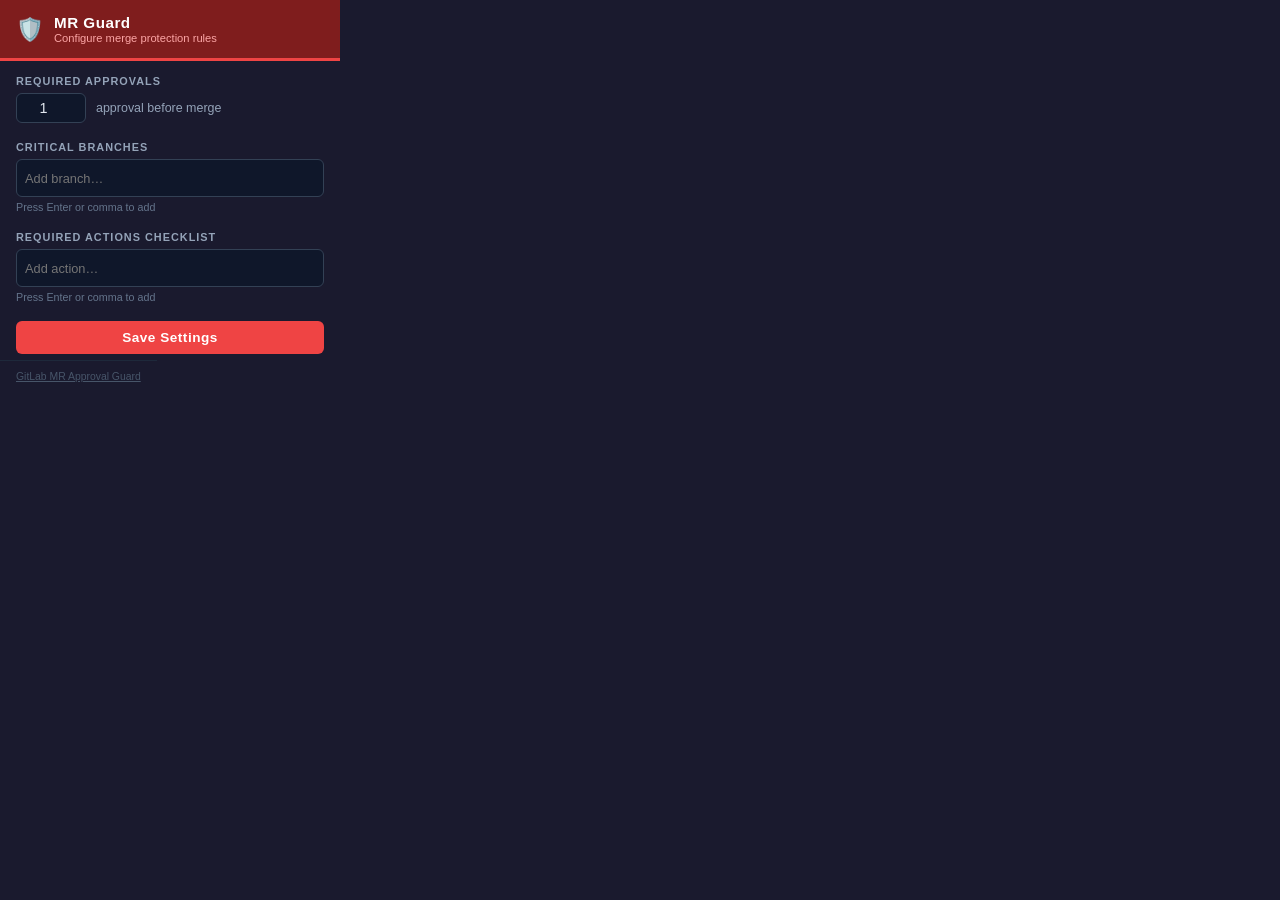
<file: popup.html>
<!DOCTYPE html>
<html lang="en">
<head>
  <meta charset="UTF-8" />
  <meta name="viewport" content="width=device-width, initial-scale=1.0" />
  <title>MR Guard Settings</title>
  <style>
    *, *::before, *::after { box-sizing: border-box; margin: 0; padding: 0; }

    body {
      width: 340px;
      font-family: -apple-system, BlinkMacSystemFont, "Segoe UI", Roboto, "Helvetica Neue", Arial, sans-serif;
      background: #1a1a2e;
      color: #e2e8f0;
      font-size: 13px;
    }

    header {
      background: #7f1d1d;
      padding: 14px 16px;
      display: flex;
      align-items: center;
      gap: 10px;
      border-bottom: 3px solid #ef4444;
    }

    header .logo { font-size: 1.4rem; }

    header h1 {
      font-size: 0.95rem;
      font-weight: 700;
      letter-spacing: 0.5px;
      color: #fff;
    }

    header p {
      font-size: 0.7rem;
      color: #fca5a5;
      margin-top: 1px;
    }

    main { padding: 14px 16px; display: flex; flex-direction: column; gap: 18px; }

    .section-label {
      font-size: 0.68rem;
      font-weight: 700;
      letter-spacing: 1px;
      text-transform: uppercase;
      color: #94a3b8;
      margin-bottom: 6px;
    }

    /* Number input */
    .number-row {
      display: flex;
      align-items: center;
      gap: 10px;
    }

    .number-row input[type="number"] {
      width: 70px;
      padding: 6px 8px;
      background: #0f172a;
      border: 1px solid #334155;
      border-radius: 6px;
      color: #e2e8f0;
      font-size: 0.9rem;
      text-align: center;
      outline: none;
    }

    .number-row input[type="number"]:focus { border-color: #ef4444; }

    /* Tag input */
    .tag-box {
      background: #0f172a;
      border: 1px solid #334155;
      border-radius: 6px;
      padding: 6px 8px;
      display: flex;
      flex-wrap: wrap;
      gap: 5px;
      min-height: 38px;
      cursor: text;
      transition: border-color 0.15s;
    }

    .tag-box:focus-within { border-color: #ef4444; }

    .tag {
      display: inline-flex;
      align-items: center;
      gap: 4px;
      background: #7f1d1d;
      color: #fca5a5;
      border-radius: 4px;
      padding: 2px 7px;
      font-size: 0.75rem;
      font-weight: 600;
    }

    .tag button {
      background: none;
      border: none;
      color: #fca5a5;
      cursor: pointer;
      font-size: 0.85rem;
      line-height: 1;
      padding: 0 1px;
      opacity: 0.7;
      transition: opacity 0.1s;
    }

    .tag button:hover { opacity: 1; }

    .tag-input {
      border: none;
      outline: none;
      background: transparent;
      color: #e2e8f0;
      font-size: 0.8rem;
      flex: 1;
      min-width: 90px;
    }

    .tag-hint {
      font-size: 0.67rem;
      color: #64748b;
      margin-top: 4px;
    }

    /* Save button */
    .btn-save {
      width: 100%;
      padding: 9px;
      background: #ef4444;
      color: #fff;
      border: none;
      border-radius: 6px;
      font-size: 0.85rem;
      font-weight: 700;
      cursor: pointer;
      letter-spacing: 0.5px;
      transition: background 0.15s;
    }

    .btn-save:hover { background: #dc2626; }

    /* Toast */
    #toast {
      display: none;
      background: #166534;
      color: #bbf7d0;
      border-radius: 6px;
      padding: 8px 12px;
      font-size: 0.78rem;
      font-weight: 600;
      text-align: center;
    }

    footer a {
      
      padding: 10px 16px;
      border-top: 1px solid #1e293b;
      text-align: center;
      font-size: 0.65rem;
      color: #475569;
    }
  </style>
</head>
<body>
  <header>
    <div class="logo">🛡️</div>
    <div>
      <h1>MR Guard</h1>
      <p>Configure merge protection rules</p>
    </div>
  </header>

  <main>
    <!-- Required Approvals -->
    <div>
      <div class="section-label">Required Approvals</div>
      <div class="number-row">
        <input type="number" id="required-approvals" min="1" max="99" value="1" />
        <span id="approvals-label" style="color:#94a3b8; font-size:0.78rem;">approval before merge</span>
      </div>
    </div>

    <!-- Critical Branches -->
    <div>
      <div class="section-label">Critical Branches</div>
      <div class="tag-box" id="branches-box">
        <input class="tag-input" id="branch-input" type="text" placeholder="Add branch…" />
      </div>
      <div class="tag-hint">Press Enter or comma to add</div>
    </div>

    <!-- Required Actions (checklist items) -->
    <div>
      <div class="section-label">Required Actions Checklist</div>
      <div class="tag-box" id="actions-box">
        <input class="tag-input" id="action-input" type="text" placeholder="Add action…" />
      </div>
      <div class="tag-hint">Press Enter or comma to add</div>
    </div>

    <div id="toast">✅ Settings saved!</div>

    <button class="btn-save" id="save-btn">Save Settings</button>
  </main>

  <footer><a href="https://github.com/CodeWithEmad/gitlab-mr-approval-extension">GitLab MR Approval Guard</a></footer>

  <script src="popup.js"></script>
</body>
</html>
</file>
